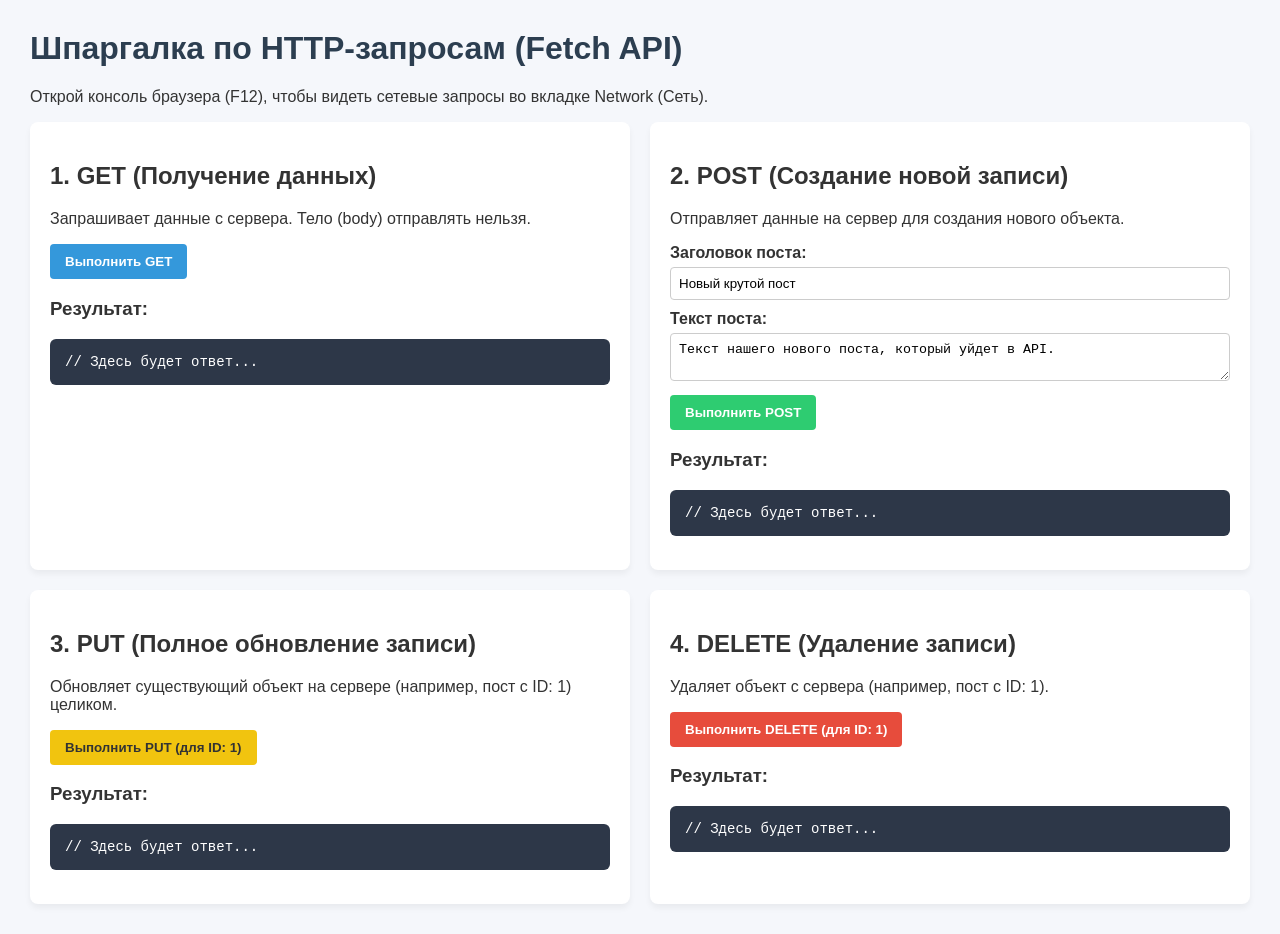
<file: CORETECH_SITE/Experimental/ApiExp/index.html>
<!DOCTYPE html>
<html lang="ru">
<head>
    <meta charset="UTF-8">
    <meta name="viewport" content="width=device-width, initial-scale=1.0">
    <title>Все виды API запросов (Fetch)</title>
    <style>
        body { font-family: 'Segoe UI', Tahoma, Geneva, Verdana, sans-serif; margin: 30px; background-color: #f5f7fb; color: #333; }
        h1 { color: #2c3e50; }
        .container { display: grid; grid-template-columns: 1fr 1fr; gap: 20px; }
        .card { background: white; padding: 20px; border-radius: 8px; box-shadow: 0 4px 6px rgba(0,0,0,0.05); }
        button { background-color: #3498db; color: white; border: none; padding: 10px 15px; border-radius: 4px; cursor: pointer; font-weight: bold; }
        button:hover { background-color: #2980b9; }
        .btn-post { background-color: #2ecc71; } .btn-post:hover { background-color: #27ae60; }
        .btn-put { background-color: #f1c40f; color: #333; } .btn-put:hover { background-color: #d4ac0d; }
        .btn-delete { background-color: #e74c3c; } .btn-delete:hover { background-color: #c0392b; }
        pre { background: #2d3748; color: #fff; padding: 15px; border-radius: 6px; overflow-x: auto; font-size: 14px; max-height: 250px; }
        .input-group { margin-bottom: 10px; }
        .input-group label { display: block; margin-bottom: 5px; font-weight: bold; }
        .input-group input, .input-group textarea { width: 100%; padding: 8px; border: 1px solid #ccc; border-radius: 4px; box-sizing: border-box; }
    </style>
</head>
<body>

    <h1>Шпаргалка по HTTP-запросам (Fetch API)</h1>
    <p>Открой консоль браузера (F12), чтобы видеть сетевые запросы во вкладке Network (Сеть).</p>

    <div class="container">

        <!-- 1. GET ЗАПРОС -->
        <div class="card">
            <h2>1. GET (Получение данных)</h2>
            <p>Запрашивает данные с сервера. Тело (body) отправлять нельзя.</p>
            <button id="btn-get">Выполнить GET</button>
            <h3>Результат:</h3>
            <pre id="output-get">// Здесь будет ответ...</pre>
        </div>

        <!-- 2. POST ЗАПРОС -->
        <div class="card">
            <h2>2. POST (Создание новой записи)</h2>
            <p>Отправляет данные на сервер для создания нового объекта.</p>
            <div class="input-group">
                <label>Заголовок поста:</label>
                <input type="text" id="post-title" value="Новый крутой пост">
            </div>
            <div class="input-group">
                <label>Текст поста:</label>
                <textarea id="post-body">Текст нашего нового поста, который уйдет в API.</textarea>
            </div>
            <button id="btn-post" class="btn-post">Выполнить POST</button>
            <h3>Результат:</h3>
            <pre id="output-post">// Здесь будет ответ...</pre>
        </div>

        <!-- 3. PUT ЗАПРОС -->
        <div class="card">
            <h2>3. PUT (Полное обновление записи)</h2>
            <p>Обновляет существующий объект на сервере (например, пост с ID: 1) целиком.</p>
            <button id="btn-put" class="btn-put">Выполнить PUT (для ID: 1)</button>
            <h3>Результат:</h3>
            <pre id="output-put">// Здесь будет ответ...</pre>
        </div>

        <!-- 4. DELETE ЗАПРОС -->
        <div class="card">
            <h2>4. DELETE (Удаление записи)</h2>
            <p>Удаляет объект с сервера (например, пост с ID: 1).</p>
            <button id="btn-delete" class="btn-delete">Выполнить DELETE (для ID: 1)</button>
            <h3>Результат:</h3>
            <pre id="output-delete">// Здесь будет ответ...</pre>
        </div>

    </div>

    <!-- Подключаем внешний файл со скриптами -->
    <script src="api-requests.js"></script>
</body>
</html>
</file>
